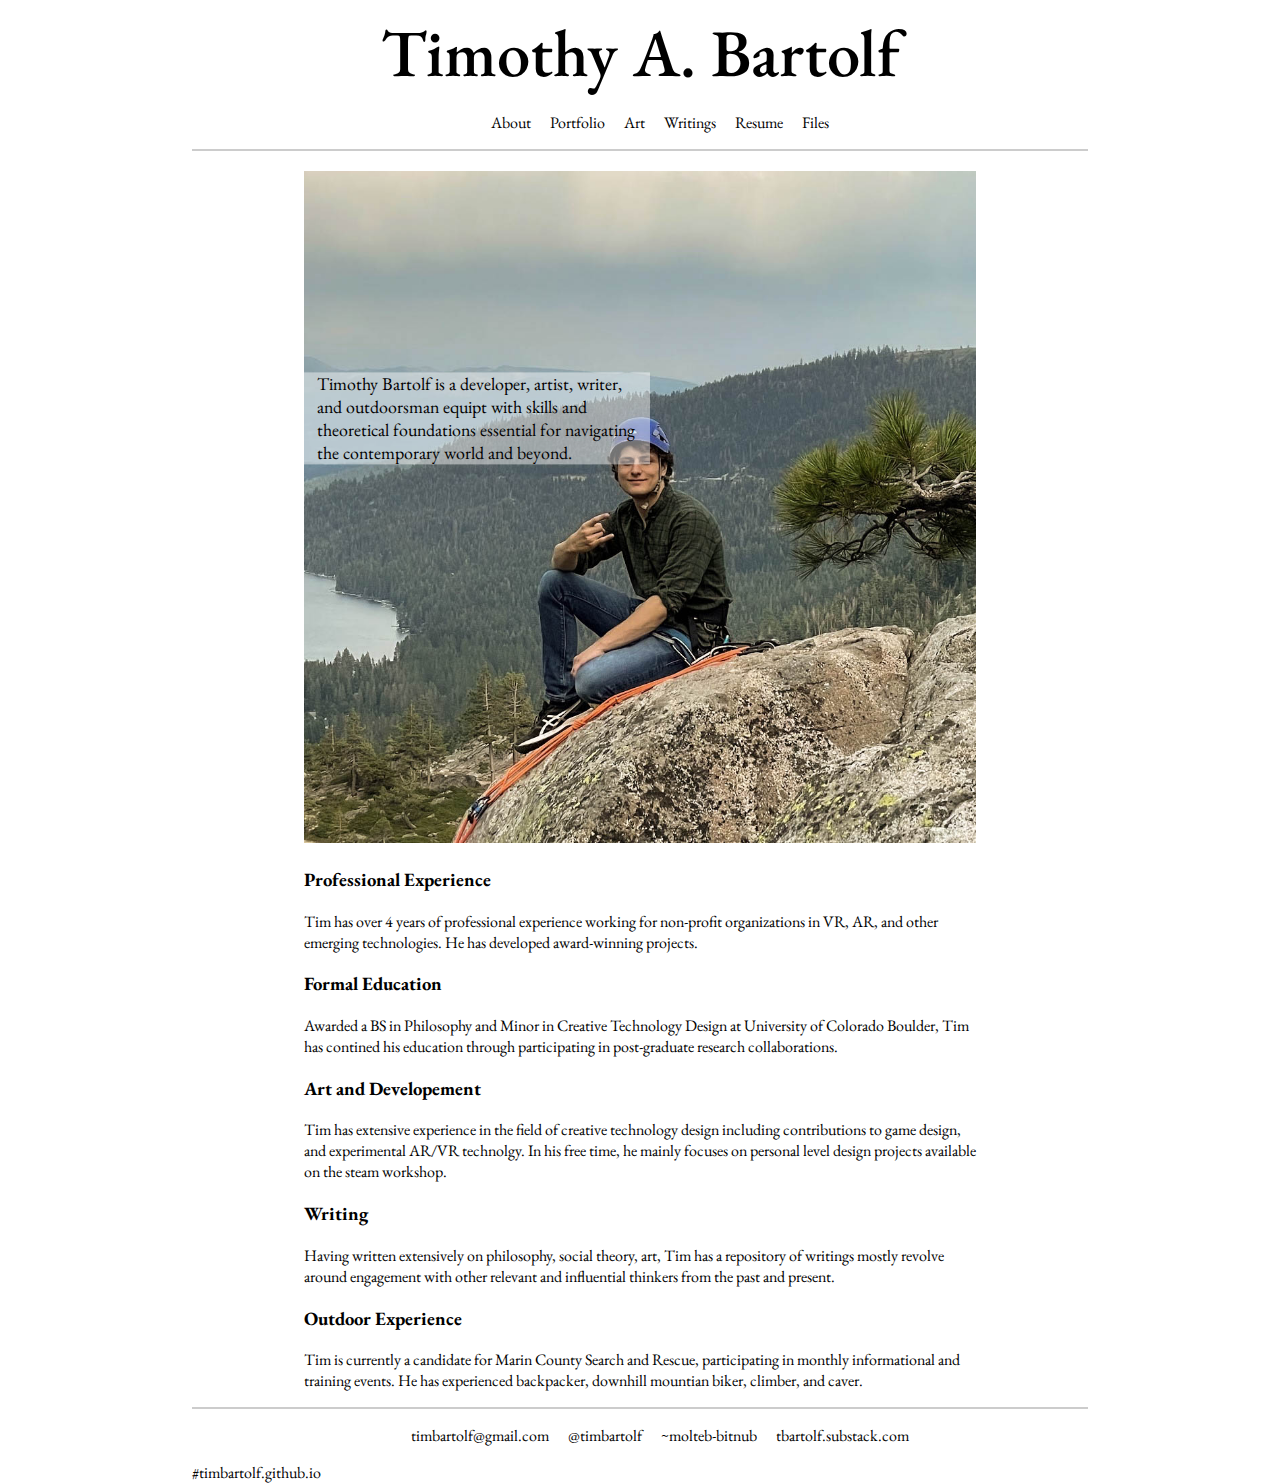
<file: index.html>
<!DOCTYPE html>
<html>
<head>
	<title>Timothy A. Bartolf</title>
	<link rel="stylesheet" href="styles.css">
	<style>
		@import url('https://fonts.googleapis.com/css2?family=EB+Garamond&display=swap');
	</style>
</head>
<body>
	<div class="top">
		<h1>Timothy A. Bartolf</h1>
		<div class="nav">
			<ul>
				<li><a href="./index.html">About</a></li>
				<li><a href="./portfolio.html">Portfolio</a></li>
				<li><a href="./">Art</a></li>
				<li><a href="./">Writings</a></li>
				<li><a href="./assets/timbartolf_resume_u.pdf">Resume</a></li>
				<li><a href="./">Files</a></li>
			</ul>
		</div>
	</div>
	<span class = "line"></span>
	<div class="content">
		<div class="portrait">
		<img src="./assets/portrait2.jpg" alt="Tim on top of Donner Pass in Truckee, CA">
	    <h2>Timothy Bartolf is a developer, artist, writer, and outdoorsman equipt with skills and theoretical foundations essential for navigating the contemporary world and beyond.</h2>
	    </div>
		<div class="desc">
				<h3>Professional Experience</h3>
				<p>Tim has over 4 years of professional experience working for non-profit organizations in VR, AR, and other emerging technologies. He has developed award-winning projects.</p>
				<h3>Formal Education</h3>
				<p>Awarded a BS in Philosophy and Minor in Creative Technology Design at University of Colorado Boulder, Tim has contined his education through participating in post-graduate research collaborations.</p>
				<h3>Art and Developement</h3>
				<p>Tim has extensive experience in the field of creative technology design including contributions to game design, and experimental AR/VR technolgy. In his free time, he mainly focuses on personal level design projects available on the steam workshop.</p>
				<h3>Writing</h3>
				<p>Having written extensively on philosophy, social theory, art, Tim has a repository of writings mostly revolve around engagement with other relevant and influential thinkers from the past and present.</p>
				<h3>Outdoor Experience</h3>
				<p>Tim is currently a candidate for Marin County Search and Rescue, participating in monthly informational and training events. He has experienced backpacker, downhill mountian biker, climber, and caver.</p>
		</div>
	</div>
    <span class = "line"></span>
	<div class="footer"> 
			<ul>
				<li><a href="./">timbartolf@gmail.com</a></li>
				<li><a href="https://www.instagram.com/timbartolf/">@timbartolf</a></li>
				<li><a href="./">~molteb-bitnub</a></li>
				<li><a href="./">tbartolf.substack.com</a></li>
			</ul>
	</div>
</body>
</html>#timbartolf.github.io
</file>
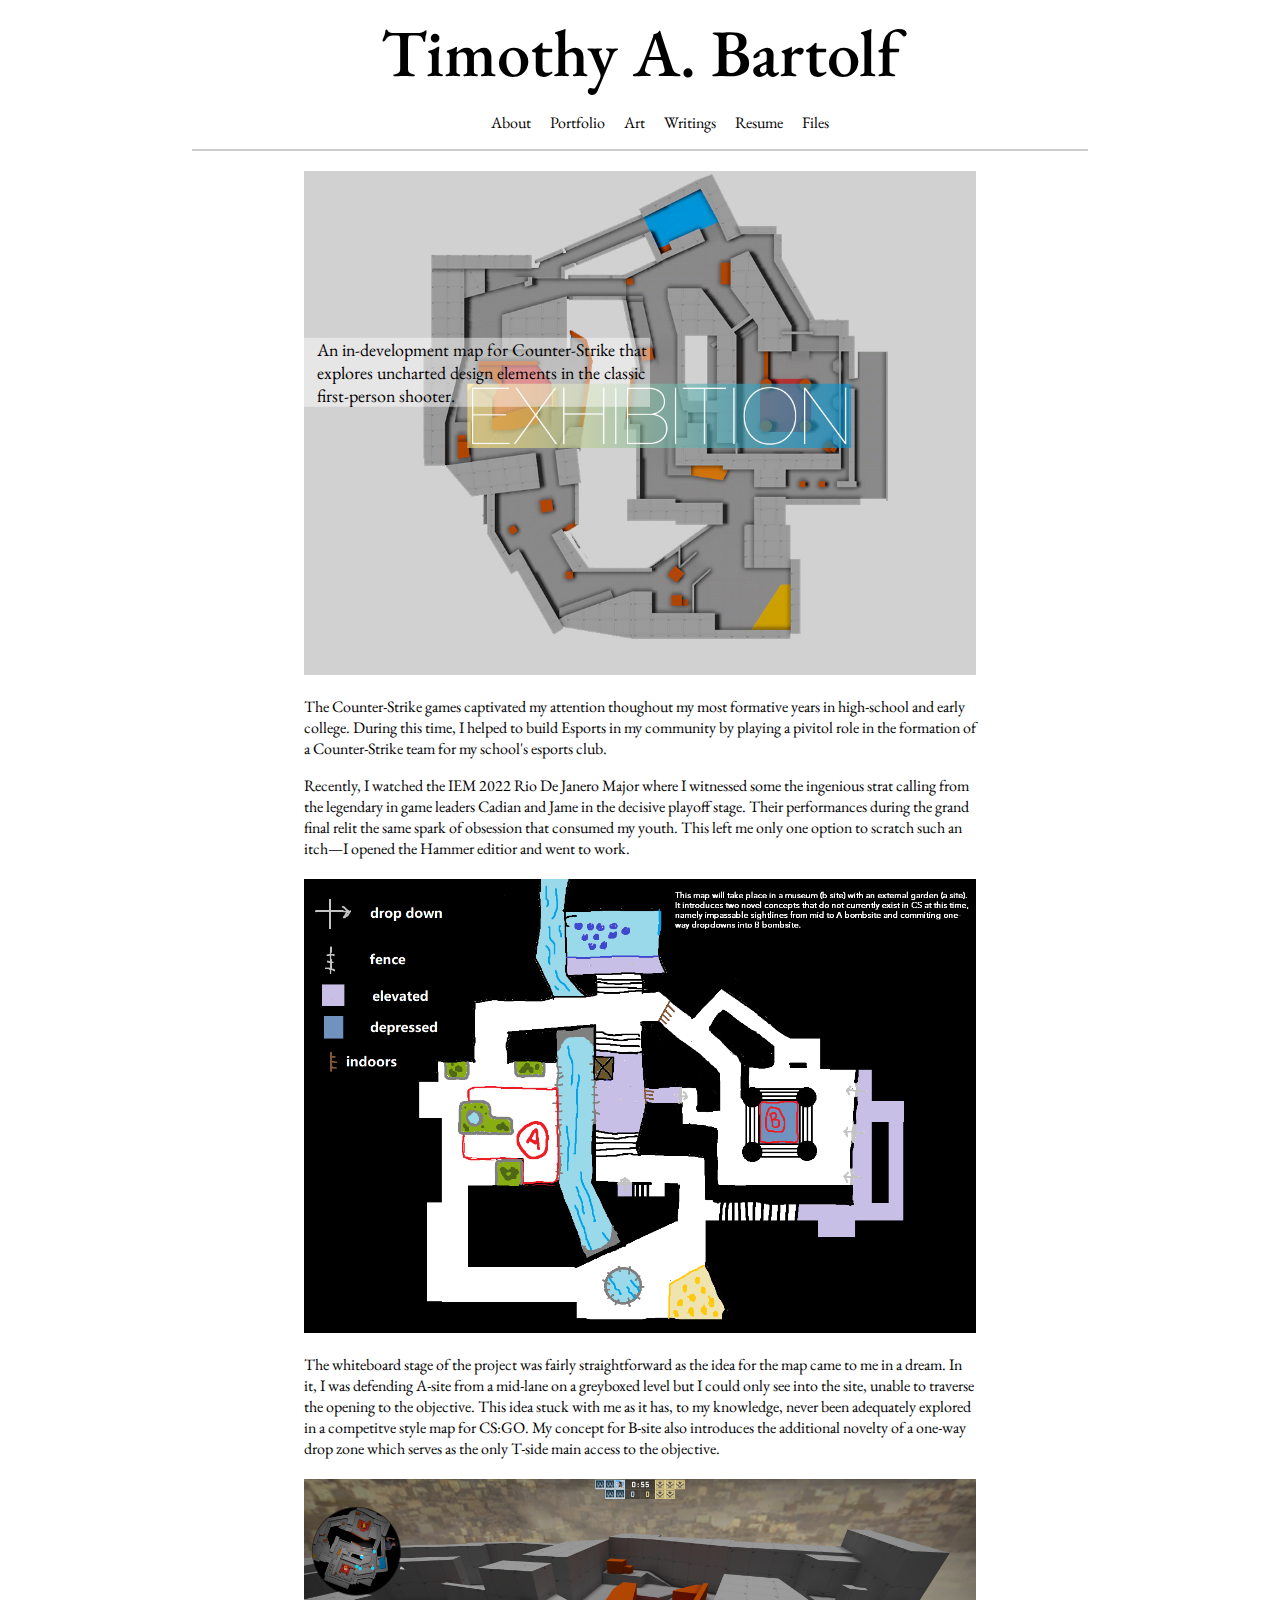
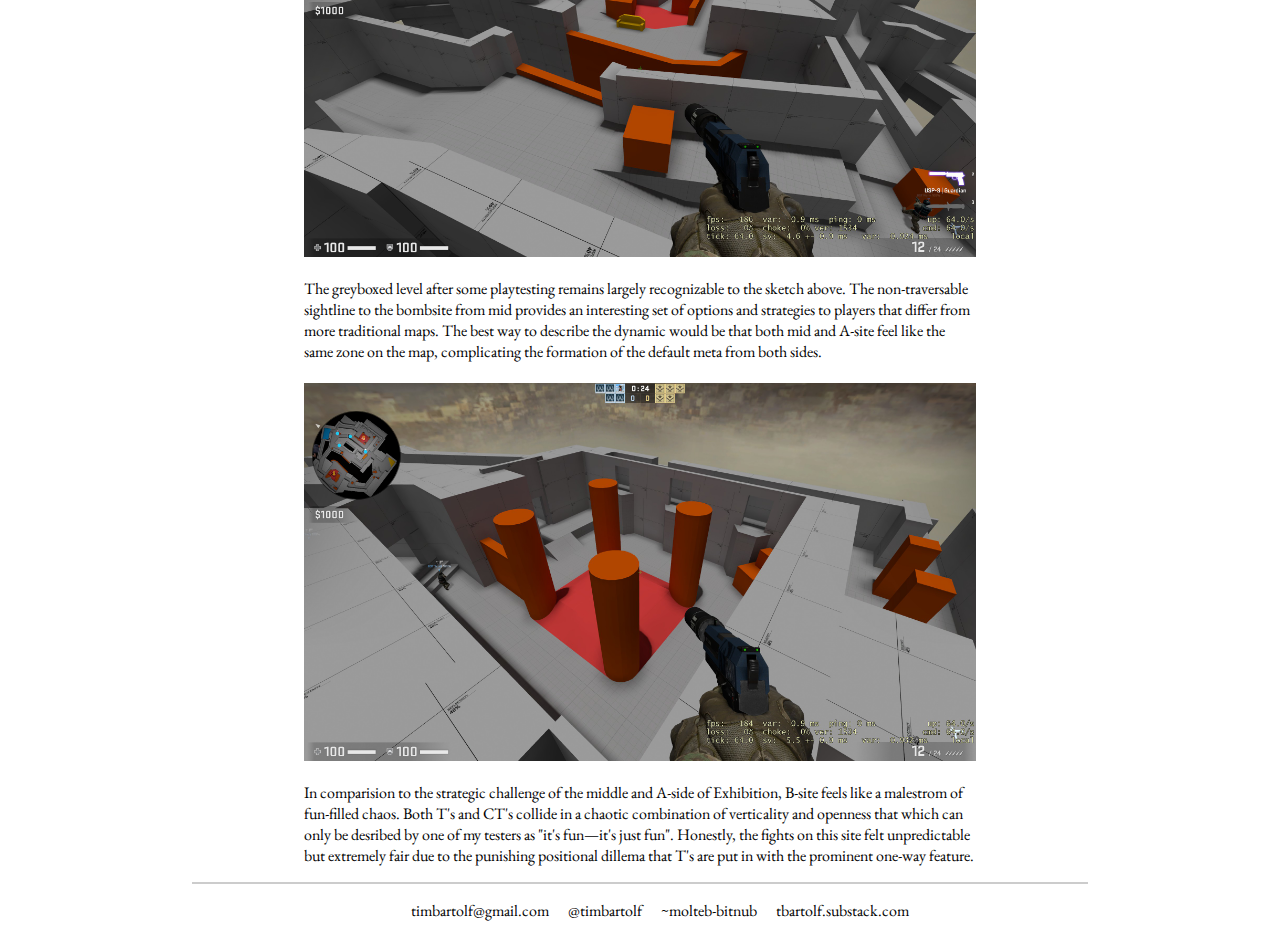
<file: exhibition.html>
<!DOCTYPE html>
<html>
<head>
	<title>Timothy A. Bartolf</title>
	<link rel="stylesheet" href="styles.css">
	<style>
		@import url('https://fonts.googleapis.com/css2?family=EB+Garamond&display=swap');
	</style>
</head>
<body>
	<div class="top">
		<h1>Timothy A. Bartolf</h1>
		<div class="nav">
			<ul>
				<li><a href="./index.html">About</a></li>
				<li><a href="./portfolio.html">Portfolio</a></li>
				<li><a href="./">Art</a></li>
				<li><a href="./">Writings</a></li>
				<li><a href="./assets/timbartolf_resume_u.pdf">Resume</a></li>
				<li><a href="./">Files</a></li>
			</ul>
		</div>
	</div>
	<span class = "line"></span>
	<div class="content">
		<div class="portrait">
		<img src="./assets/exhibition.jpg" alt="An in-development map for Counter-Strike that explores uncharted design elements in the classic first-person shooter.">
	    <h2>An in-development map for Counter-Strike that explores uncharted design elements in the classic first-person shooter.</h2>
	    </div>
		<p>The Counter-Strike games captivated my attention thoughout my most formative years in high-school and early college. During this time, I helped to build Esports in my community by playing a pivitol role in the formation of a Counter-Strike team for my school's esports club.</p>
		<p>Recently, I watched the IEM 2022 Rio De Janero Major where I witnessed some the ingenious strat calling from the legendary in game leaders Cadian and Jame in the decisive playoff stage. Their performances during the grand final relit the same spark of obsession that consumed my youth. This left me only one option to scratch such an itch—I opened the Hammer editior and went to work.</p>
		<div class="portrait">
		<img src="./assets/concept.png" alt="">
	    <p>The whiteboard stage of the project was fairly straightforward as the idea for the map came to me in a dream. In it, I was defending A-site from a mid-lane on a greyboxed level but I could only see into the site, unable to traverse the opening to the objective. This idea stuck with me as it has, to my knowledge, never been adequately explored in a competitve style map for CS:GO. My concept for B-site also introduces the additional novelty of a one-way drop zone which serves as the only T-side main access to the objective.</p>
	    </div>
	    <div class="portrait">
		<img src="./assets/asite.jpg" alt="">
		<p>The greyboxed level after some playtesting remains largely recognizable to the sketch above. The non-traversable sightline to the bombsite from mid provides an interesting set of options and strategies to players that differ from more traditional maps. The best way to describe the dynamic would be that both mid and A-site feel like the same zone on the map, complicating the formation of the default meta from both sides.</p>
	    </div>
	    <div class="portrait">
		<img src="./assets/bsite.jpg" alt="">
		</p>In comparision to the strategic challenge of the middle and A-side of Exhibition, B-site feels like a malestrom of fun-filled chaos. Both T's and CT's collide in a chaotic combination of verticality and openness that which can only be desribed by one of my testers as "it's fun—it's just fun". Honestly, the fights on this site felt unpredictable but extremely fair due to the punishing positional dillema that T's are put in with the prominent one-way feature.<p>
	    </div>
	</div>
    <span class="line"></span>
	<div class="footer"> 
			<div class="nav">
				<ul>
					<li><a href="./">timbartolf@gmail.com</a></li>
					<li><a href="https://www.instagram.com/timbartolf/">@timbartolf</a></li>
					<li><a href="./">~molteb-bitnub</a></li>
					<li><a href="./">tbartolf.substack.com</a></li>
				</ul>
			</div>
	</div>
</body>
</html>
</file>
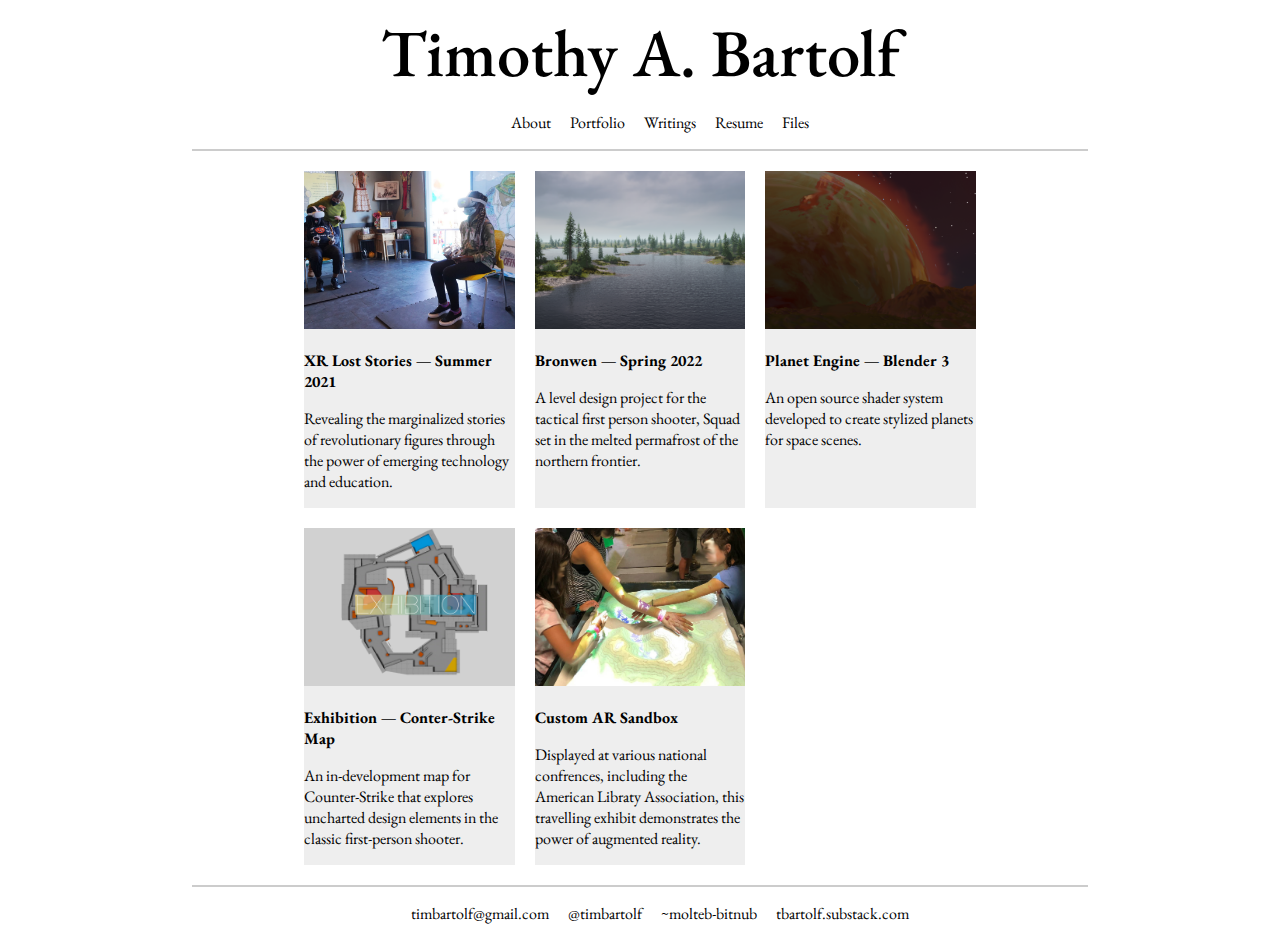
<file: portfolio.html>
<!DOCTYPE html>
<html>
<head>
	<title>Timothy A. Bartolf</title>
	<link rel="stylesheet" href="styles.css">
	<style>
		@import url('https://fonts.googleapis.com/css2?family=EB+Garamond&display=swap');
	</style>
</head>
<body>
	<div class="top">
		<h1>Timothy A. Bartolf</h1>
		<div class="nav">
			<ul>
				<li><a href="./index.html">About</a></li>
				<li><a href="./portfolio.html">Portfolio</a></li>
				<li><a href="./">Writings</a></li>
				<li><a href="./assets/timbartolf_resume_u.pdf">Resume</a></li>
				<li><a href="./">Files</a></li>
			</ul>
		</div>
	</div>
	<span class="line"></span>
	<div class="content">	
		<div class="posts">
    		<div class="postmargin">
      			<a href="./xrloststories"><img src="./assets/mship_img3.png" alt="" style="width:100%" class="hoveropacity"></a>
      				<div class="postcontainer">
        				<p><b>XR Lost Stories — Summer 2021</b></p>
        				<p>Revealing the marginalized stories of revolutionary figures through the power of emerging technology and education.</p>
      				</div>
    		</div>
    		<div class="postmargin">
      			<a href="./bronwen.html"><img src="./assets/bronwen_img1.png" alt="Norway" style="width:100%" class="hoveropacity"></a>
      			<div class="postcontainer">
        			<p><b>Bronwen — Spring 2022</b></p>
        			<p> A level design project for the tactical first person shooter, Squad set in the melted permafrost of the northern frontier.</p>
      			</div>
    		</div>
    		<div class="postmargin">
      			<a href="./planetengine.html"><img src="./assets/pe_img1.png" alt="Norway" style="width:100%" class="hoveropacity"></a>
      			<div class="postcontainer">
        			<p><b>Planet Engine — Blender 3</b></p>
        			<p>An open source shader system developed to create stylized planets for space scenes.</p>
      			</div>
    		</div>
    		<div class="postmargin">
      			<a href="./exhibition.html"><img src="./assets/exhibition.jpg" alt="" style="width:100%" class="hoveropacity"></a>
      				<div class="postcontainer">
        				<p><b>Exhibition — Conter-Strike Map</b></p>
        				<p>An in-development map for Counter-Strike that explores uncharted design elements in the classic first-person shooter.</p>
      				</div>
    		</div>
    		<div class="postmargin">
      			<a href="./xrsandbox.html"><img src="./assets/xrsand_1.jpg" alt="Norway" style="width:100%" class="hoveropacity"></a>
      			<div class="postcontainer">
        			<p><b>Custom AR Sandbox</b></p>
        			<p>Displayed at various national confrences, including the American Libraty Association, this travelling exhibit demonstrates the power of augmented reality.</p>
      			</div>
    		</div>
  		</div>
	</div>
	<div class="footer"> 
			<span class = "line"></span>
			<div class="nav">
				<ul>
					<li><a href="./">timbartolf@gmail.com</a></li>
					<li><a href="https://www.instagram.com/timbartolf/">@timbartolf</a></li>
					<li><a href="./">~molteb-bitnub</a></li>
					<li><a href="./">tbartolf.substack.com</a></li>
				</ul>
			</div>
	</div>
</body>
</html>
</file>
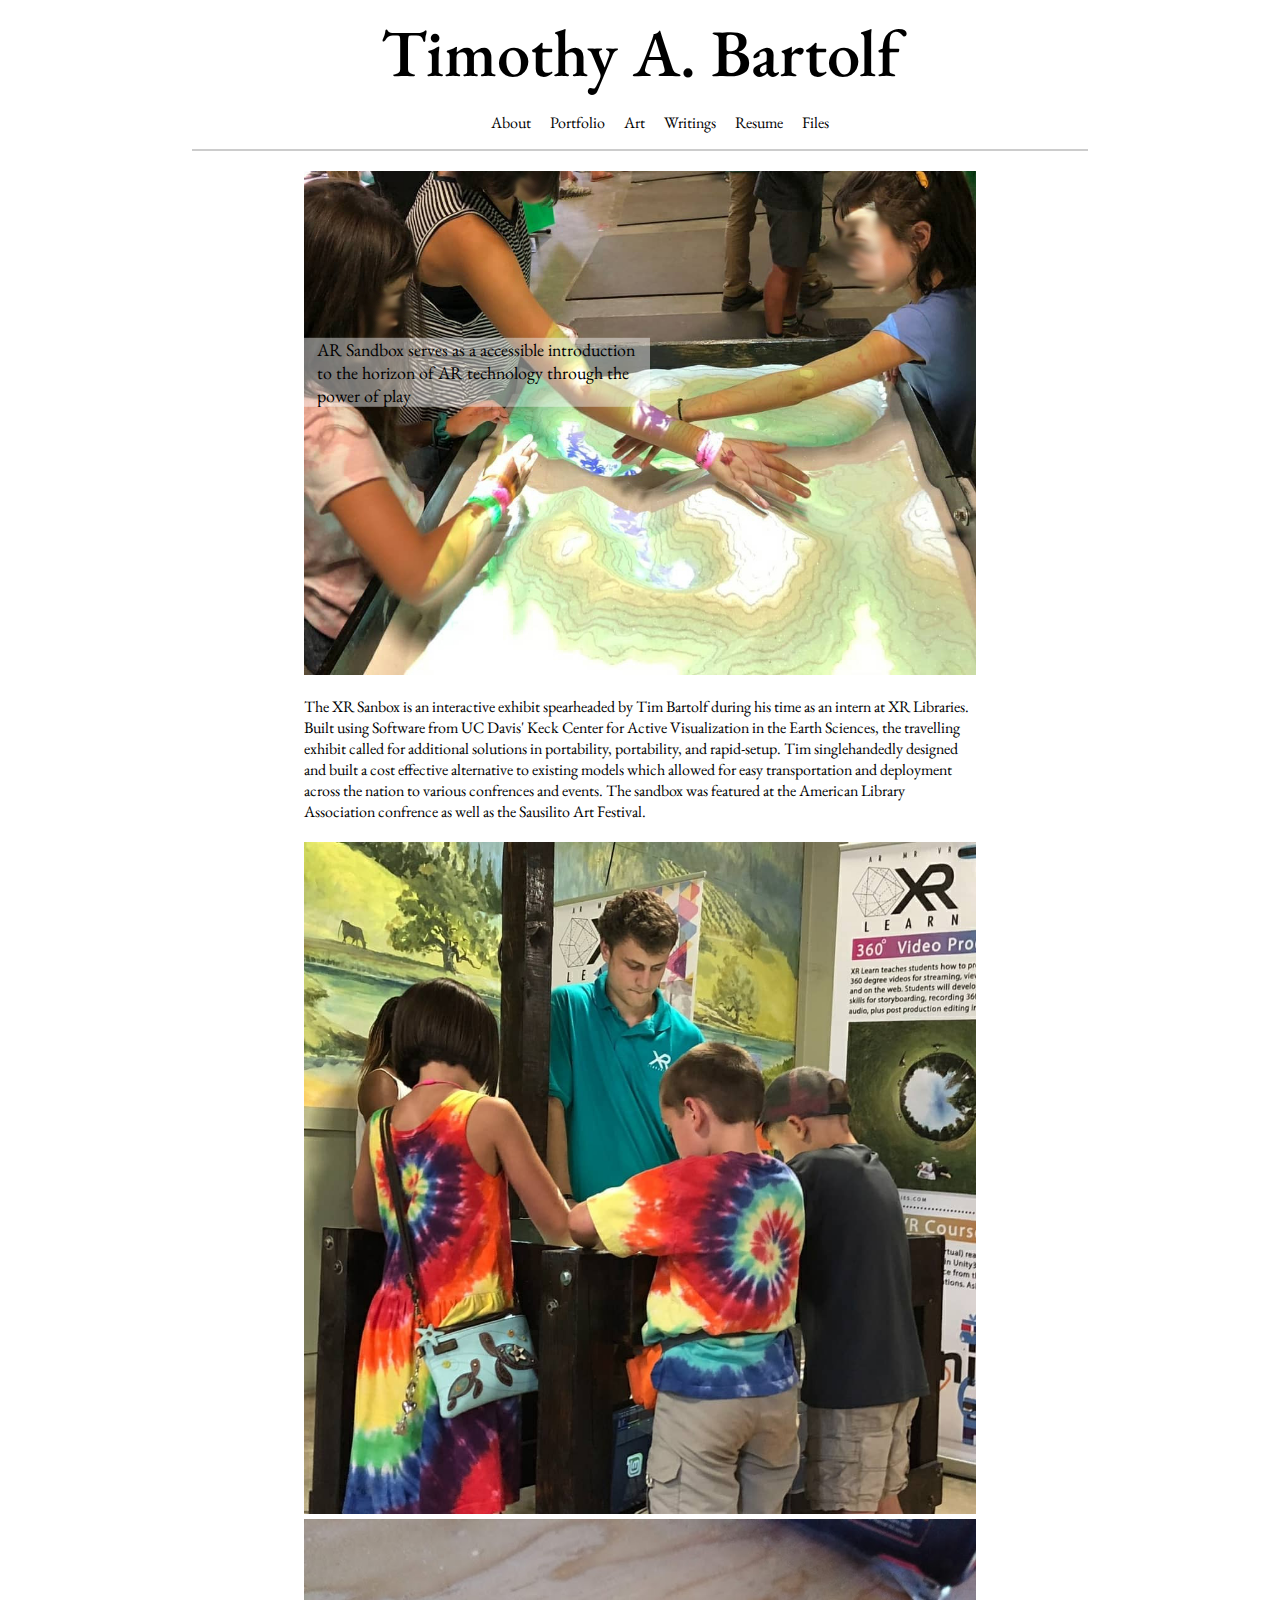
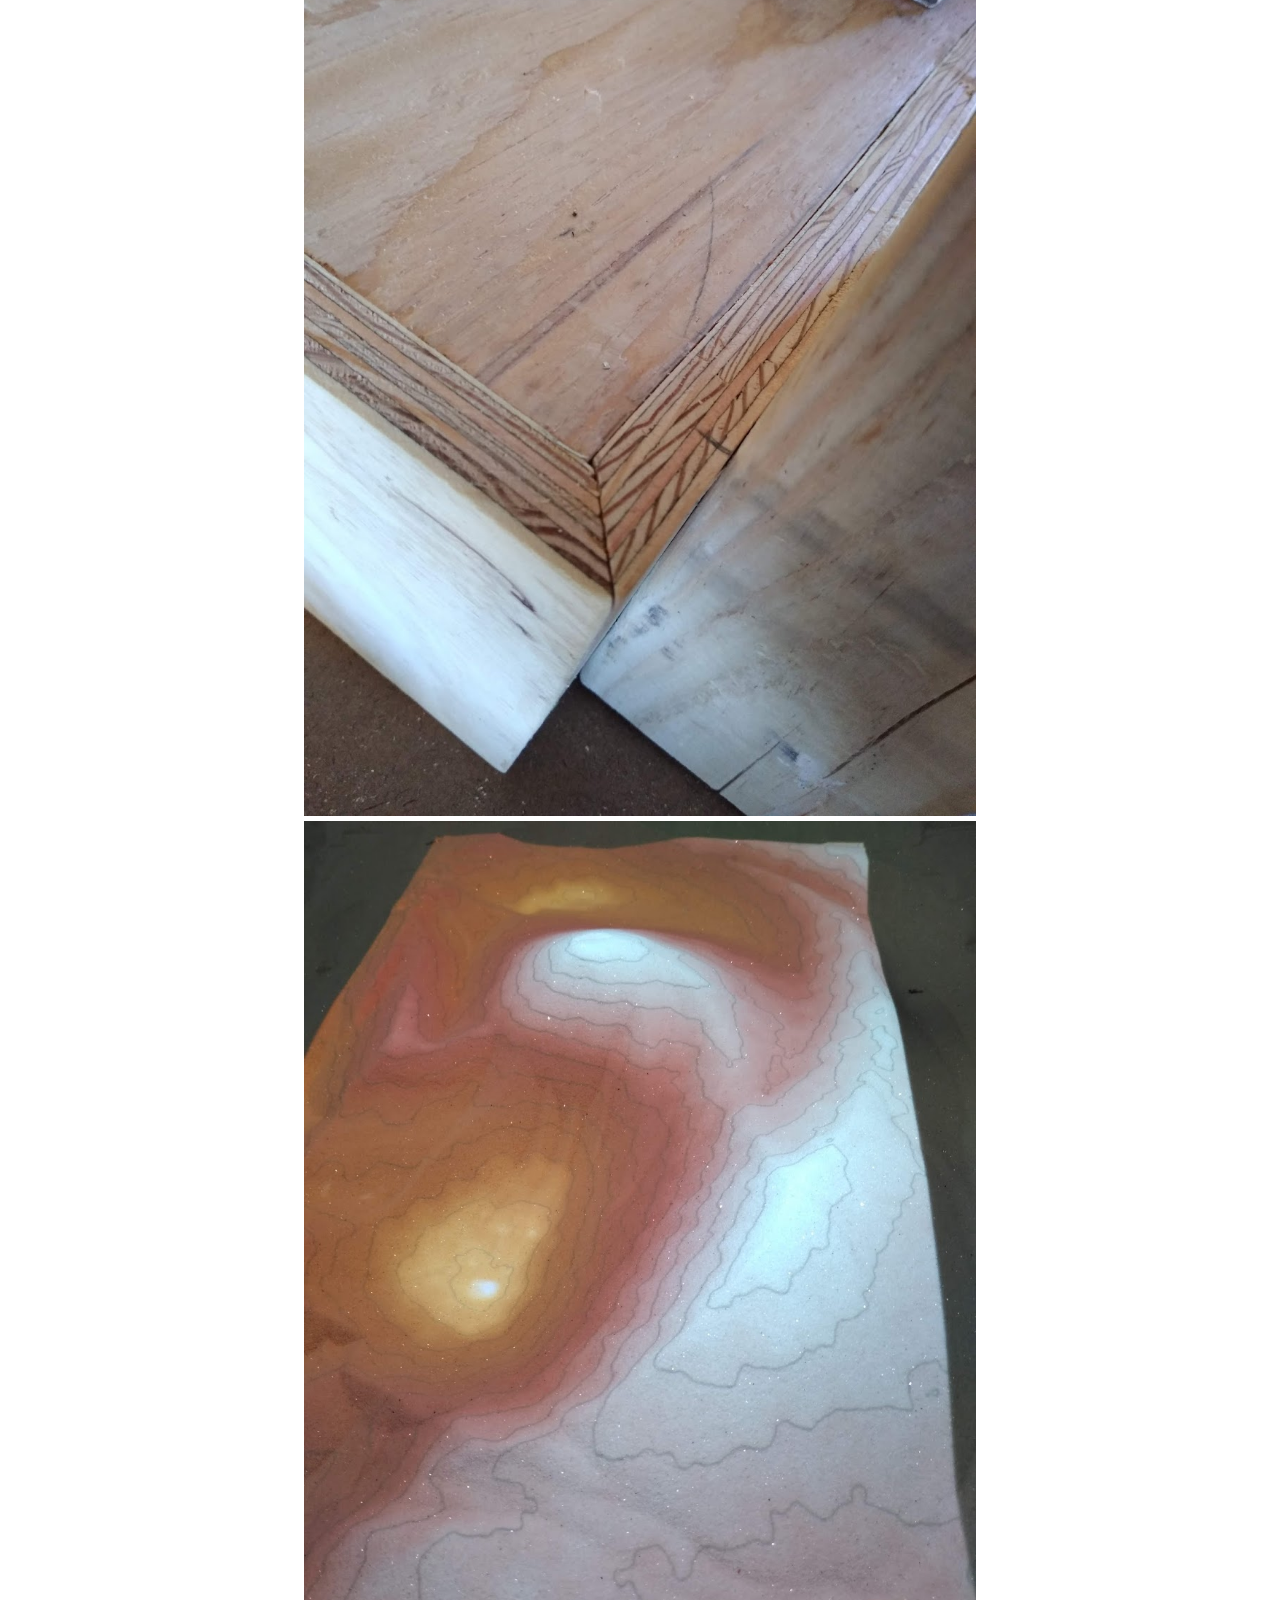
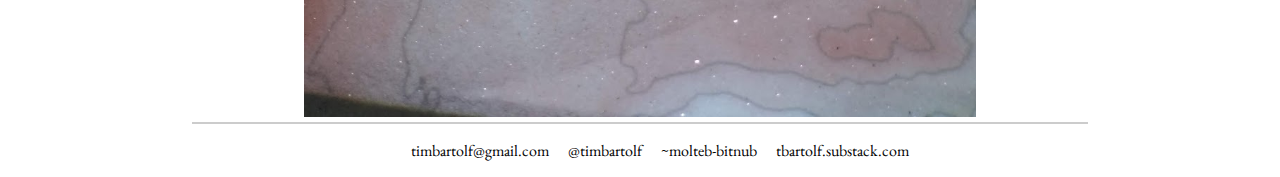
<file: xrsandbox.html>
<!DOCTYPE html>
<html>
<head>
	<title>Timothy A. Bartolf</title>
	<link rel="stylesheet" href="styles.css">
	<style>
		@import url('https://fonts.googleapis.com/css2?family=EB+Garamond&display=swap');
	</style>
</head>
<body>
	<div class="top">
		<h1>Timothy A. Bartolf</h1>
		<div class="nav">
			<ul>
				<li><a href="./index.html">About</a></li>
				<li><a href="./portfolio.html">Portfolio</a></li>
				<li><a href="./">Art</a></li>
				<li><a href="./">Writings</a></li>
				<li><a href="./assets/timbartolf_resume_u.pdf">Resume</a></li>
				<li><a href="./">Files</a></li>
			</ul>
		</div>
	</div>
	<span class = "line"></span>
	<div class="content">
		<div class="portrait">
		<img src="./assets/xrsand_1.jpg" alt="AR Sandbox serves as a accessible introduction to the horizon of AR technology through the power of play">
	    <h2>AR Sandbox serves as a accessible introduction to the horizon of AR technology through the power of play</h2>
	    </div>
		<div class="desc">
				<p>The XR Sanbox is an interactive exhibit spearheaded by Tim Bartolf during his time as an intern at XR Libraries. Built using <a href="https://web.cs.ucdavis.edu/~okreylos/ResDev/SARndbox/">Software from UC Davis' Keck Center for Active Visualization in the Earth Sciences</a>, the travelling exhibit called for additional solutions in portability, portability, and rapid-setup. Tim singlehandedly designed and built a cost effective alternative to existing models which allowed for easy transportation and deployment across the nation to various confrences and events. The sandbox was featured at the American Library Association confrence as well as the Sausilito Art Festival.</p>
		<div class="portrait">
		<img src="./assets/xrsand_2.jpg" alt="">
		<img src="./assets/xrsand_3.jpg" alt="">
		<img src="./assets/xrsand_4.jpg" alt="">
	    </div>
		</div>
	</div>
    <span class="line"></span>
	<div class="footer"> 
			<div class="nav">
				<ul>
					<li><a href="./">timbartolf@gmail.com</a></li>
					<li><a href="https://www.instagram.com/timbartolf/">@timbartolf</a></li>
					<li><a href="./">~molteb-bitnub</a></li>
					<li><a href="./">tbartolf.substack.com</a></li>
				</ul>
			</div>
	</div>
</body>
</html>
</file>
<file: styles.css>
body{
	width: 70%;
	margin: auto auto;
	font-family: 'EB Garamond', serif;
	background-color: white;
}
li{
	display: inline;
	padding: 0.5em;
}
h1{
	text-align: center;
	font-weight: 550;
	font-size: 50pt;
	margin: 1%;
}
h2{
	font-size:1.4vw;
	font-weight: normal;
}
.content{
	margin: auto;
  	width: 75%;
 	height: auto;
 	max-width: 990px;
}
.content ul{
	text-align: center;
	font-size: 4;
	padding-top: 3%;
	padding-bottom: 3%;
}
.content li{
	background-color: #eee;
	padding: 3%;
	font-size: 1.4vw;
}
.portrait{
  	margin-top: 3%;
}
.portrait img {
	width: 100%;
	height: auto;
}
.portrait h2{
	position: absolute;
	transform: translate(0%, -580%);
	padding-left: 1%;
	margin-top: 4.5%;
	max-width: 26%;
	background-color: rgba(255,255,255,0.45);
}
.posts{
	padding-top: 3%;
	padding-bottom: 3%;
	display: grid;
	grid-template-columns: repeat(auto-fit, minmax(200px, 1fr));
	gap: 20px;
}
.postmargin{
	background-color: #eee;
}

.line{
	border-bottom: 2px solid #ccc;
	display: block;
}
.footer{
	text-align: center;
}
.nav{
	padding-top: 0px;
	text-align: center;
}
.hoveropacity:hover{
	opacity: 0.5;
}
a:link { 
	position: relative;
	text-decoration: none;
	color: black;
}
a:visited { 
	text-decoration: none;
	color: black;
}
a:hover{
	color: black;
}
a:before {
 	content: "";
	position: absolute;
	width: 100%;
 	height: 1px;
 	bottom: 0;
 	left: 0;
 	background-color: #ccc;
  	visibility: hidden;
  	transform: scaleX(0);
  	transition: all 0.3s ease-in-out 0s;
}
a:hover:before {
 	visibility: visible;
    transform: scaleX(1);
}
</file>
